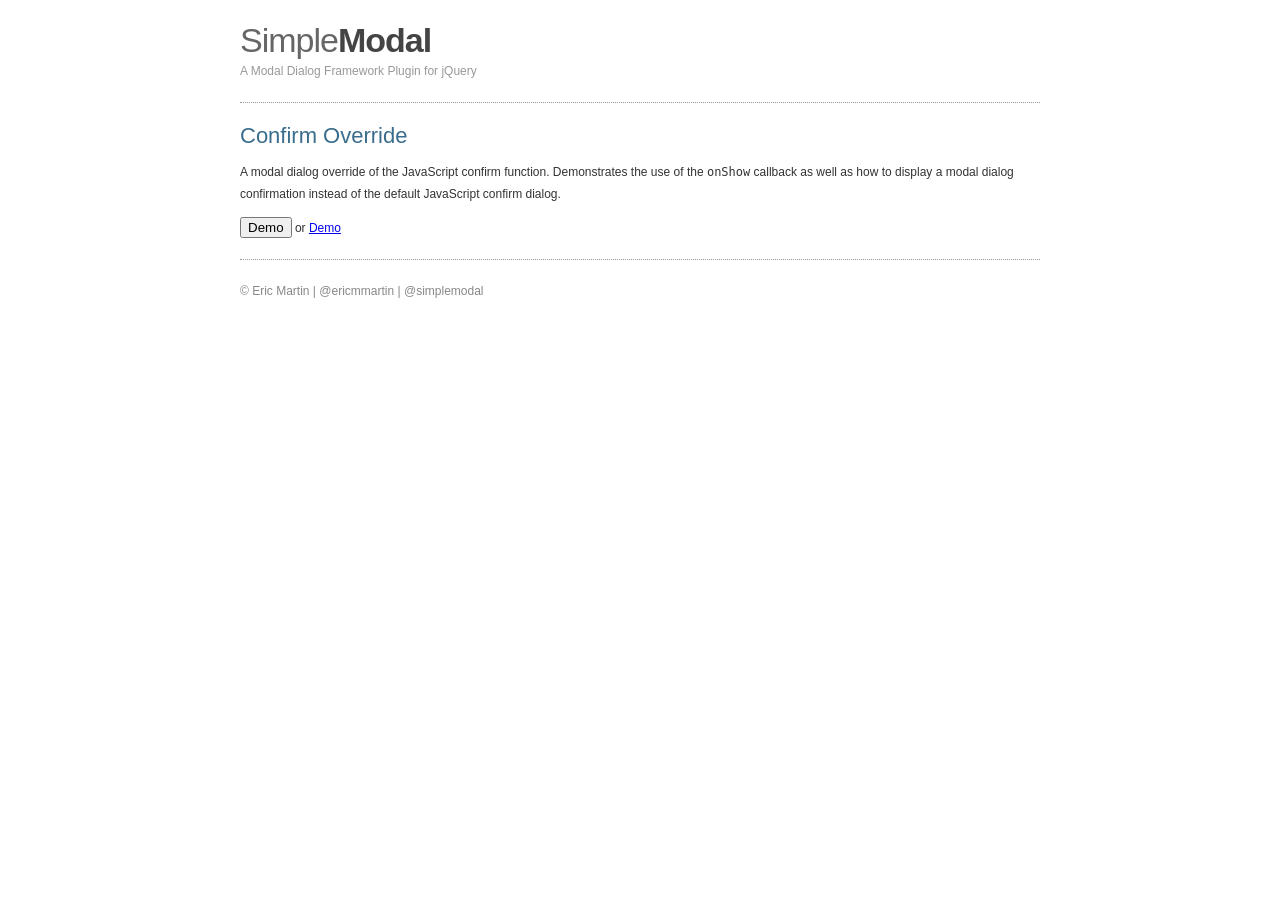
<file: classes/confirm/index.html>
<!DOCTYPE html>
<html>
<head>
<title> SimpleModal Confirm Modal Dialog </title>
<meta name='author' content='Eric Martin' />
<meta name='copyright' content='2010 - Eric Martin' />

<!-- Page styles -->
<link type='text/css' href='css/demo.css' rel='stylesheet' media='screen' />

<!-- Confirm CSS files -->
<link type='text/css' href='css/confirm.css' rel='stylesheet' media='screen' />

<!-- JS files are loaded at the bottom of the page -->
</head>
<body>
<div id='container'>
	<div id='logo'>
		<h1>Simple<span>Modal</span></h1>
		<span class='title'>A Modal Dialog Framework Plugin for jQuery</span>
	</div>
	<div id='content'>
		<div id='confirm-dialog'>
			<h3>Confirm Override</h3>
			<p>A modal dialog override of the JavaScript confirm function. Demonstrates the use of the <code>onShow</code> callback as well as how to display a modal dialog confirmation instead of the default JavaScript confirm dialog.</p>
			<input type='button' name='confirm' class='confirm' value='Demo'/> or <a href='#' class='confirm'>Demo</a>
		</div>
		
		<!-- modal content -->
		<div id='confirm'>
			<div class='header'><span>Confirm</span></div>
			<div class='messageOP1'></div>
			<div class='messageOP2'></div>
			<div class='buttons'>
				<div class='no simplemodal-close'>No</div><div class='yes'>Yes</div>
			</div>
		</div>
		<!-- preload the images -->
		<div style='display:none'>
			<img src='img/confirm/header.gif' alt='' />
			<img src='img/confirm/button.gif' alt='' />
		</div>
	</div>
	<div id='footer'>
		&copy; <?php echo date('o'); ?> <a href='http://www.ericmmartin.com/'>Eric Martin</a> | <a href='http://twitter.com/ericmmartin'>@ericmmartin</a> | <a href='http://twitter.com/simplemodal'>@simplemodal</a>
	</div>
</div>
<!-- Load JavaScript files -->
<script type='text/javascript' src='js/jquery.js'></script>
<script type='text/javascript' src='js/jquery.simplemodal.js'></script>
<script type='text/javascript' src='js/confirm.js'></script>
</body>
</html>
</file>
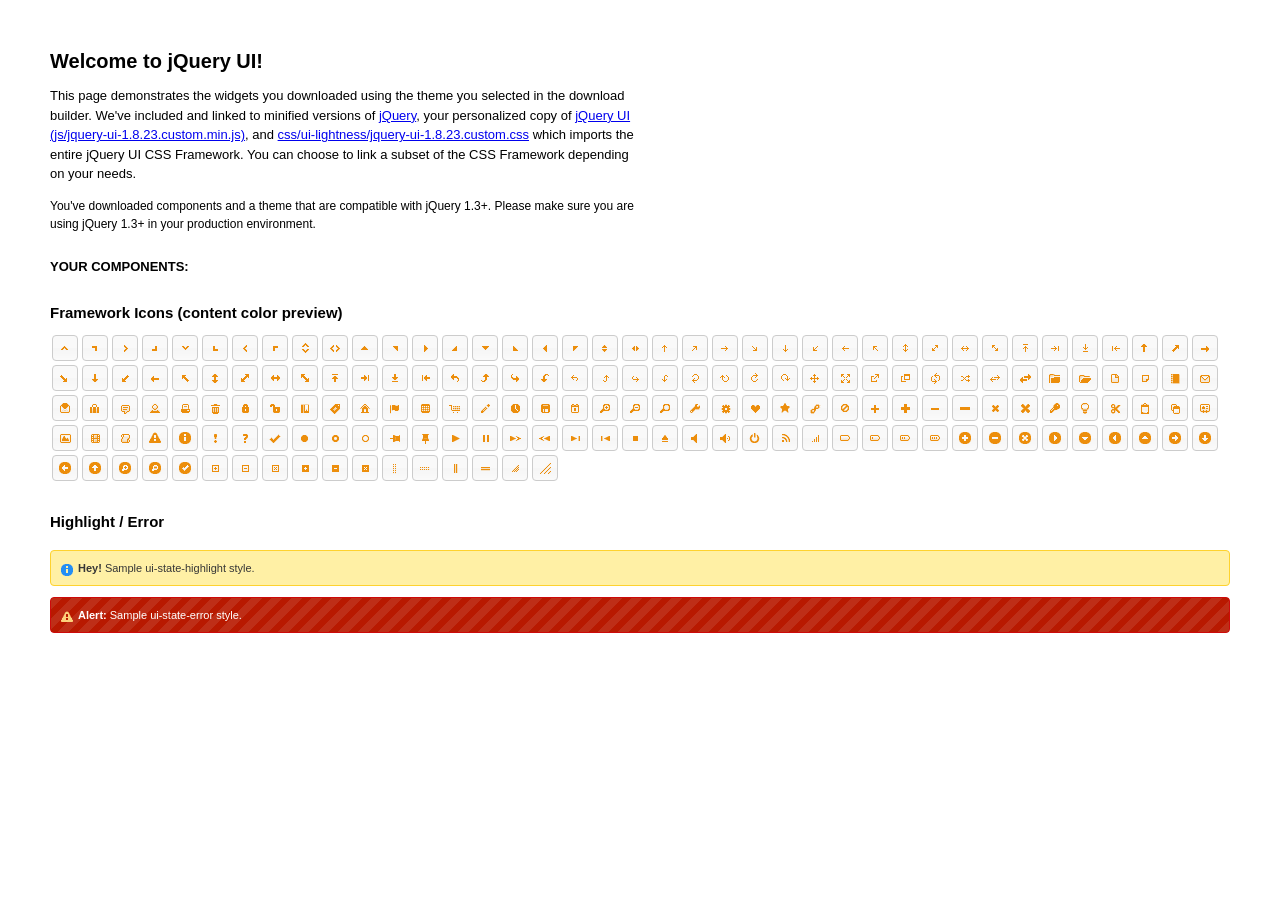
<file: classes/jquery-ui-1.8.23.custom/index.html>
<!DOCTYPE html>
<html>
	<head>
		<meta http-equiv="Content-Type" content="text/html; charset=iso-8859-1" />
		<title>jQuery UI Example Page</title>
		<link type="text/css" href="css/ui-lightness/jquery-ui-1.8.23.custom.css" rel="stylesheet" />
		<script type="text/javascript" src="js/jquery-1.8.0.min.js"></script>
		<script type="text/javascript" src="js/jquery-ui-1.8.23.custom.min.js"></script>
		<script type="text/javascript">
			$(function(){

				//hover states on the static widgets
				$('#dialog_link, ul#icons li').hover(
					function() { $(this).addClass('ui-state-hover'); },
					function() { $(this).removeClass('ui-state-hover'); }
				);

			});
		</script>
		<style type="text/css">
			/*demo page css*/
			body{ font: 62.5% "Trebuchet MS", sans-serif; margin: 50px;}
			.demoHeaders { margin-top: 2em; }
			#dialog_link {padding: .4em 1em .4em 20px;text-decoration: none;position: relative;}
			#dialog_link span.ui-icon {margin: 0 5px 0 0;position: absolute;left: .2em;top: 50%;margin-top: -8px;}
			ul#icons {margin: 0; padding: 0;}
			ul#icons li {margin: 2px; position: relative; padding: 4px 0; cursor: pointer; float: left;  list-style: none;}
			ul#icons span.ui-icon {float: left; margin: 0 4px;}
		</style>
	</head>
	<body>
	<h1>Welcome to jQuery UI!</h1>
	<p style="font-size: 1.3em; line-height: 1.5; margin: 1em 0; width: 50%;">This page demonstrates the widgets you downloaded using the theme you selected in the download builder. We've included and linked to minified versions of <a href="js/jquery-1.8.0.min.js">jQuery</a>, your personalized copy of <a href="js/jquery-ui-1.8.23.custom.min.js">jQuery UI (js/jquery-ui-1.8.23.custom.min.js)</a>, and <a href="css/ui-lightness/jquery-ui-1.8.23.custom.css">css/ui-lightness/jquery-ui-1.8.23.custom.css</a> which imports the entire jQuery UI CSS Framework. You can choose to link a subset of the CSS Framework depending on your needs. </p>
	<p style="font-size: 1.2em; line-height: 1.5; margin: 1em 0; width: 50%;">You've downloaded components and a theme that are compatible with jQuery 1.3+. Please make sure you are using jQuery 1.3+ in your production environment.</p>

	<p style="font-weight: bold; margin: 2em 0 1em; font-size: 1.3em;">YOUR COMPONENTS:</p>


		<h2 class="demoHeaders">Framework Icons (content color preview)</h2>
		<ul id="icons" class="ui-widget ui-helper-clearfix">

		<li class="ui-state-default ui-corner-all" title=".ui-icon-carat-1-n"><span class="ui-icon ui-icon-carat-1-n"></span></li>
		<li class="ui-state-default ui-corner-all" title=".ui-icon-carat-1-ne"><span class="ui-icon ui-icon-carat-1-ne"></span></li>
		<li class="ui-state-default ui-corner-all" title=".ui-icon-carat-1-e"><span class="ui-icon ui-icon-carat-1-e"></span></li>

		<li class="ui-state-default ui-corner-all" title=".ui-icon-carat-1-se"><span class="ui-icon ui-icon-carat-1-se"></span></li>
		<li class="ui-state-default ui-corner-all" title=".ui-icon-carat-1-s"><span class="ui-icon ui-icon-carat-1-s"></span></li>
		<li class="ui-state-default ui-corner-all" title=".ui-icon-carat-1-sw"><span class="ui-icon ui-icon-carat-1-sw"></span></li>
		<li class="ui-state-default ui-corner-all" title=".ui-icon-carat-1-w"><span class="ui-icon ui-icon-carat-1-w"></span></li>
		<li class="ui-state-default ui-corner-all" title=".ui-icon-carat-1-nw"><span class="ui-icon ui-icon-carat-1-nw"></span></li>
		<li class="ui-state-default ui-corner-all" title=".ui-icon-carat-2-n-s"><span class="ui-icon ui-icon-carat-2-n-s"></span></li>
		<li class="ui-state-default ui-corner-all" title=".ui-icon-carat-2-e-w"><span class="ui-icon ui-icon-carat-2-e-w"></span></li>
		<li class="ui-state-default ui-corner-all" title=".ui-icon-triangle-1-n"><span class="ui-icon ui-icon-triangle-1-n"></span></li>
		<li class="ui-state-default ui-corner-all" title=".ui-icon-triangle-1-ne"><span class="ui-icon ui-icon-triangle-1-ne"></span></li>

		<li class="ui-state-default ui-corner-all" title=".ui-icon-triangle-1-e"><span class="ui-icon ui-icon-triangle-1-e"></span></li>
		<li class="ui-state-default ui-corner-all" title=".ui-icon-triangle-1-se"><span class="ui-icon ui-icon-triangle-1-se"></span></li>
		<li class="ui-state-default ui-corner-all" title=".ui-icon-triangle-1-s"><span class="ui-icon ui-icon-triangle-1-s"></span></li>
		<li class="ui-state-default ui-corner-all" title=".ui-icon-triangle-1-sw"><span class="ui-icon ui-icon-triangle-1-sw"></span></li>
		<li class="ui-state-default ui-corner-all" title=".ui-icon-triangle-1-w"><span class="ui-icon ui-icon-triangle-1-w"></span></li>
		<li class="ui-state-default ui-corner-all" title=".ui-icon-triangle-1-nw"><span class="ui-icon ui-icon-triangle-1-nw"></span></li>
		<li class="ui-state-default ui-corner-all" title=".ui-icon-triangle-2-n-s"><span class="ui-icon ui-icon-triangle-2-n-s"></span></li>
		<li class="ui-state-default ui-corner-all" title=".ui-icon-triangle-2-e-w"><span class="ui-icon ui-icon-triangle-2-e-w"></span></li>
		<li class="ui-state-default ui-corner-all" title=".ui-icon-arrow-1-n"><span class="ui-icon ui-icon-arrow-1-n"></span></li>

		<li class="ui-state-default ui-corner-all" title=".ui-icon-arrow-1-ne"><span class="ui-icon ui-icon-arrow-1-ne"></span></li>
		<li class="ui-state-default ui-corner-all" title=".ui-icon-arrow-1-e"><span class="ui-icon ui-icon-arrow-1-e"></span></li>
		<li class="ui-state-default ui-corner-all" title=".ui-icon-arrow-1-se"><span class="ui-icon ui-icon-arrow-1-se"></span></li>
		<li class="ui-state-default ui-corner-all" title=".ui-icon-arrow-1-s"><span class="ui-icon ui-icon-arrow-1-s"></span></li>
		<li class="ui-state-default ui-corner-all" title=".ui-icon-arrow-1-sw"><span class="ui-icon ui-icon-arrow-1-sw"></span></li>
		<li class="ui-state-default ui-corner-all" title=".ui-icon-arrow-1-w"><span class="ui-icon ui-icon-arrow-1-w"></span></li>
		<li class="ui-state-default ui-corner-all" title=".ui-icon-arrow-1-nw"><span class="ui-icon ui-icon-arrow-1-nw"></span></li>
		<li class="ui-state-default ui-corner-all" title=".ui-icon-arrow-2-n-s"><span class="ui-icon ui-icon-arrow-2-n-s"></span></li>
		<li class="ui-state-default ui-corner-all" title=".ui-icon-arrow-2-ne-sw"><span class="ui-icon ui-icon-arrow-2-ne-sw"></span></li>

		<li class="ui-state-default ui-corner-all" title=".ui-icon-arrow-2-e-w"><span class="ui-icon ui-icon-arrow-2-e-w"></span></li>
		<li class="ui-state-default ui-corner-all" title=".ui-icon-arrow-2-se-nw"><span class="ui-icon ui-icon-arrow-2-se-nw"></span></li>
		<li class="ui-state-default ui-corner-all" title=".ui-icon-arrowstop-1-n"><span class="ui-icon ui-icon-arrowstop-1-n"></span></li>
		<li class="ui-state-default ui-corner-all" title=".ui-icon-arrowstop-1-e"><span class="ui-icon ui-icon-arrowstop-1-e"></span></li>
		<li class="ui-state-default ui-corner-all" title=".ui-icon-arrowstop-1-s"><span class="ui-icon ui-icon-arrowstop-1-s"></span></li>
		<li class="ui-state-default ui-corner-all" title=".ui-icon-arrowstop-1-w"><span class="ui-icon ui-icon-arrowstop-1-w"></span></li>
		<li class="ui-state-default ui-corner-all" title=".ui-icon-arrowthick-1-n"><span class="ui-icon ui-icon-arrowthick-1-n"></span></li>
		<li class="ui-state-default ui-corner-all" title=".ui-icon-arrowthick-1-ne"><span class="ui-icon ui-icon-arrowthick-1-ne"></span></li>
		<li class="ui-state-default ui-corner-all" title=".ui-icon-arrowthick-1-e"><span class="ui-icon ui-icon-arrowthick-1-e"></span></li>

		<li class="ui-state-default ui-corner-all" title=".ui-icon-arrowthick-1-se"><span class="ui-icon ui-icon-arrowthick-1-se"></span></li>
		<li class="ui-state-default ui-corner-all" title=".ui-icon-arrowthick-1-s"><span class="ui-icon ui-icon-arrowthick-1-s"></span></li>
		<li class="ui-state-default ui-corner-all" title=".ui-icon-arrowthick-1-sw"><span class="ui-icon ui-icon-arrowthick-1-sw"></span></li>
		<li class="ui-state-default ui-corner-all" title=".ui-icon-arrowthick-1-w"><span class="ui-icon ui-icon-arrowthick-1-w"></span></li>
		<li class="ui-state-default ui-corner-all" title=".ui-icon-arrowthick-1-nw"><span class="ui-icon ui-icon-arrowthick-1-nw"></span></li>
		<li class="ui-state-default ui-corner-all" title=".ui-icon-arrowthick-2-n-s"><span class="ui-icon ui-icon-arrowthick-2-n-s"></span></li>
		<li class="ui-state-default ui-corner-all" title=".ui-icon-arrowthick-2-ne-sw"><span class="ui-icon ui-icon-arrowthick-2-ne-sw"></span></li>
		<li class="ui-state-default ui-corner-all" title=".ui-icon-arrowthick-2-e-w"><span class="ui-icon ui-icon-arrowthick-2-e-w"></span></li>
		<li class="ui-state-default ui-corner-all" title=".ui-icon-arrowthick-2-se-nw"><span class="ui-icon ui-icon-arrowthick-2-se-nw"></span></li>

		<li class="ui-state-default ui-corner-all" title=".ui-icon-arrowthickstop-1-n"><span class="ui-icon ui-icon-arrowthickstop-1-n"></span></li>
		<li class="ui-state-default ui-corner-all" title=".ui-icon-arrowthickstop-1-e"><span class="ui-icon ui-icon-arrowthickstop-1-e"></span></li>
		<li class="ui-state-default ui-corner-all" title=".ui-icon-arrowthickstop-1-s"><span class="ui-icon ui-icon-arrowthickstop-1-s"></span></li>
		<li class="ui-state-default ui-corner-all" title=".ui-icon-arrowthickstop-1-w"><span class="ui-icon ui-icon-arrowthickstop-1-w"></span></li>
		<li class="ui-state-default ui-corner-all" title=".ui-icon-arrowreturnthick-1-w"><span class="ui-icon ui-icon-arrowreturnthick-1-w"></span></li>
		<li class="ui-state-default ui-corner-all" title=".ui-icon-arrowreturnthick-1-n"><span class="ui-icon ui-icon-arrowreturnthick-1-n"></span></li>
		<li class="ui-state-default ui-corner-all" title=".ui-icon-arrowreturnthick-1-e"><span class="ui-icon ui-icon-arrowreturnthick-1-e"></span></li>
		<li class="ui-state-default ui-corner-all" title=".ui-icon-arrowreturnthick-1-s"><span class="ui-icon ui-icon-arrowreturnthick-1-s"></span></li>
		<li class="ui-state-default ui-corner-all" title=".ui-icon-arrowreturn-1-w"><span class="ui-icon ui-icon-arrowreturn-1-w"></span></li>

		<li class="ui-state-default ui-corner-all" title=".ui-icon-arrowreturn-1-n"><span class="ui-icon ui-icon-arrowreturn-1-n"></span></li>
		<li class="ui-state-default ui-corner-all" title=".ui-icon-arrowreturn-1-e"><span class="ui-icon ui-icon-arrowreturn-1-e"></span></li>
		<li class="ui-state-default ui-corner-all" title=".ui-icon-arrowreturn-1-s"><span class="ui-icon ui-icon-arrowreturn-1-s"></span></li>
		<li class="ui-state-default ui-corner-all" title=".ui-icon-arrowrefresh-1-w"><span class="ui-icon ui-icon-arrowrefresh-1-w"></span></li>
		<li class="ui-state-default ui-corner-all" title=".ui-icon-arrowrefresh-1-n"><span class="ui-icon ui-icon-arrowrefresh-1-n"></span></li>
		<li class="ui-state-default ui-corner-all" title=".ui-icon-arrowrefresh-1-e"><span class="ui-icon ui-icon-arrowrefresh-1-e"></span></li>
		<li class="ui-state-default ui-corner-all" title=".ui-icon-arrowrefresh-1-s"><span class="ui-icon ui-icon-arrowrefresh-1-s"></span></li>
		<li class="ui-state-default ui-corner-all" title=".ui-icon-arrow-4"><span class="ui-icon ui-icon-arrow-4"></span></li>
		<li class="ui-state-default ui-corner-all" title=".ui-icon-arrow-4-diag"><span class="ui-icon ui-icon-arrow-4-diag"></span></li>

		<li class="ui-state-default ui-corner-all" title=".ui-icon-extlink"><span class="ui-icon ui-icon-extlink"></span></li>
		<li class="ui-state-default ui-corner-all" title=".ui-icon-newwin"><span class="ui-icon ui-icon-newwin"></span></li>
		<li class="ui-state-default ui-corner-all" title=".ui-icon-refresh"><span class="ui-icon ui-icon-refresh"></span></li>
		<li class="ui-state-default ui-corner-all" title=".ui-icon-shuffle"><span class="ui-icon ui-icon-shuffle"></span></li>
		<li class="ui-state-default ui-corner-all" title=".ui-icon-transfer-e-w"><span class="ui-icon ui-icon-transfer-e-w"></span></li>
		<li class="ui-state-default ui-corner-all" title=".ui-icon-transferthick-e-w"><span class="ui-icon ui-icon-transferthick-e-w"></span></li>
		<li class="ui-state-default ui-corner-all" title=".ui-icon-folder-collapsed"><span class="ui-icon ui-icon-folder-collapsed"></span></li>
		<li class="ui-state-default ui-corner-all" title=".ui-icon-folder-open"><span class="ui-icon ui-icon-folder-open"></span></li>
		<li class="ui-state-default ui-corner-all" title=".ui-icon-document"><span class="ui-icon ui-icon-document"></span></li>

		<li class="ui-state-default ui-corner-all" title=".ui-icon-document-b"><span class="ui-icon ui-icon-document-b"></span></li>
		<li class="ui-state-default ui-corner-all" title=".ui-icon-note"><span class="ui-icon ui-icon-note"></span></li>
		<li class="ui-state-default ui-corner-all" title=".ui-icon-mail-closed"><span class="ui-icon ui-icon-mail-closed"></span></li>
		<li class="ui-state-default ui-corner-all" title=".ui-icon-mail-open"><span class="ui-icon ui-icon-mail-open"></span></li>
		<li class="ui-state-default ui-corner-all" title=".ui-icon-suitcase"><span class="ui-icon ui-icon-suitcase"></span></li>
		<li class="ui-state-default ui-corner-all" title=".ui-icon-comment"><span class="ui-icon ui-icon-comment"></span></li>
		<li class="ui-state-default ui-corner-all" title=".ui-icon-person"><span class="ui-icon ui-icon-person"></span></li>
		<li class="ui-state-default ui-corner-all" title=".ui-icon-print"><span class="ui-icon ui-icon-print"></span></li>
		<li class="ui-state-default ui-corner-all" title=".ui-icon-trash"><span class="ui-icon ui-icon-trash"></span></li>

		<li class="ui-state-default ui-corner-all" title=".ui-icon-locked"><span class="ui-icon ui-icon-locked"></span></li>
		<li class="ui-state-default ui-corner-all" title=".ui-icon-unlocked"><span class="ui-icon ui-icon-unlocked"></span></li>
		<li class="ui-state-default ui-corner-all" title=".ui-icon-bookmark"><span class="ui-icon ui-icon-bookmark"></span></li>
		<li class="ui-state-default ui-corner-all" title=".ui-icon-tag"><span class="ui-icon ui-icon-tag"></span></li>
		<li class="ui-state-default ui-corner-all" title=".ui-icon-home"><span class="ui-icon ui-icon-home"></span></li>
		<li class="ui-state-default ui-corner-all" title=".ui-icon-flag"><span class="ui-icon ui-icon-flag"></span></li>
		<li class="ui-state-default ui-corner-all" title=".ui-icon-calculator"><span class="ui-icon ui-icon-calculator"></span></li>
		<li class="ui-state-default ui-corner-all" title=".ui-icon-cart"><span class="ui-icon ui-icon-cart"></span></li>
		<li class="ui-state-default ui-corner-all" title=".ui-icon-pencil"><span class="ui-icon ui-icon-pencil"></span></li>

		<li class="ui-state-default ui-corner-all" title=".ui-icon-clock"><span class="ui-icon ui-icon-clock"></span></li>
		<li class="ui-state-default ui-corner-all" title=".ui-icon-disk"><span class="ui-icon ui-icon-disk"></span></li>
		<li class="ui-state-default ui-corner-all" title=".ui-icon-calendar"><span class="ui-icon ui-icon-calendar"></span></li>
		<li class="ui-state-default ui-corner-all" title=".ui-icon-zoomin"><span class="ui-icon ui-icon-zoomin"></span></li>
		<li class="ui-state-default ui-corner-all" title=".ui-icon-zoomout"><span class="ui-icon ui-icon-zoomout"></span></li>
		<li class="ui-state-default ui-corner-all" title=".ui-icon-search"><span class="ui-icon ui-icon-search"></span></li>
		<li class="ui-state-default ui-corner-all" title=".ui-icon-wrench"><span class="ui-icon ui-icon-wrench"></span></li>
		<li class="ui-state-default ui-corner-all" title=".ui-icon-gear"><span class="ui-icon ui-icon-gear"></span></li>
		<li class="ui-state-default ui-corner-all" title=".ui-icon-heart"><span class="ui-icon ui-icon-heart"></span></li>

		<li class="ui-state-default ui-corner-all" title=".ui-icon-star"><span class="ui-icon ui-icon-star"></span></li>
		<li class="ui-state-default ui-corner-all" title=".ui-icon-link"><span class="ui-icon ui-icon-link"></span></li>
		<li class="ui-state-default ui-corner-all" title=".ui-icon-cancel"><span class="ui-icon ui-icon-cancel"></span></li>
		<li class="ui-state-default ui-corner-all" title=".ui-icon-plus"><span class="ui-icon ui-icon-plus"></span></li>
		<li class="ui-state-default ui-corner-all" title=".ui-icon-plusthick"><span class="ui-icon ui-icon-plusthick"></span></li>
		<li class="ui-state-default ui-corner-all" title=".ui-icon-minus"><span class="ui-icon ui-icon-minus"></span></li>
		<li class="ui-state-default ui-corner-all" title=".ui-icon-minusthick"><span class="ui-icon ui-icon-minusthick"></span></li>
		<li class="ui-state-default ui-corner-all" title=".ui-icon-close"><span class="ui-icon ui-icon-close"></span></li>
		<li class="ui-state-default ui-corner-all" title=".ui-icon-closethick"><span class="ui-icon ui-icon-closethick"></span></li>

		<li class="ui-state-default ui-corner-all" title=".ui-icon-key"><span class="ui-icon ui-icon-key"></span></li>
		<li class="ui-state-default ui-corner-all" title=".ui-icon-lightbulb"><span class="ui-icon ui-icon-lightbulb"></span></li>
		<li class="ui-state-default ui-corner-all" title=".ui-icon-scissors"><span class="ui-icon ui-icon-scissors"></span></li>
		<li class="ui-state-default ui-corner-all" title=".ui-icon-clipboard"><span class="ui-icon ui-icon-clipboard"></span></li>
		<li class="ui-state-default ui-corner-all" title=".ui-icon-copy"><span class="ui-icon ui-icon-copy"></span></li>
		<li class="ui-state-default ui-corner-all" title=".ui-icon-contact"><span class="ui-icon ui-icon-contact"></span></li>
		<li class="ui-state-default ui-corner-all" title=".ui-icon-image"><span class="ui-icon ui-icon-image"></span></li>
		<li class="ui-state-default ui-corner-all" title=".ui-icon-video"><span class="ui-icon ui-icon-video"></span></li>
		<li class="ui-state-default ui-corner-all" title=".ui-icon-script"><span class="ui-icon ui-icon-script"></span></li>
		<li class="ui-state-default ui-corner-all" title=".ui-icon-alert"><span class="ui-icon ui-icon-alert"></span></li>

		<li class="ui-state-default ui-corner-all" title=".ui-icon-info"><span class="ui-icon ui-icon-info"></span></li>
		<li class="ui-state-default ui-corner-all" title=".ui-icon-notice"><span class="ui-icon ui-icon-notice"></span></li>
		<li class="ui-state-default ui-corner-all" title=".ui-icon-help"><span class="ui-icon ui-icon-help"></span></li>
		<li class="ui-state-default ui-corner-all" title=".ui-icon-check"><span class="ui-icon ui-icon-check"></span></li>
		<li class="ui-state-default ui-corner-all" title=".ui-icon-bullet"><span class="ui-icon ui-icon-bullet"></span></li>
		<li class="ui-state-default ui-corner-all" title=".ui-icon-radio-off"><span class="ui-icon ui-icon-radio-off"></span></li>
		<li class="ui-state-default ui-corner-all" title=".ui-icon-radio-on"><span class="ui-icon ui-icon-radio-on"></span></li>
		<li class="ui-state-default ui-corner-all" title=".ui-icon-pin-w"><span class="ui-icon ui-icon-pin-w"></span></li>
		<li class="ui-state-default ui-corner-all" title=".ui-icon-pin-s"><span class="ui-icon ui-icon-pin-s"></span></li>
		<li class="ui-state-default ui-corner-all" title=".ui-icon-play"><span class="ui-icon ui-icon-play"></span></li>
		<li class="ui-state-default ui-corner-all" title=".ui-icon-pause"><span class="ui-icon ui-icon-pause"></span></li>

		<li class="ui-state-default ui-corner-all" title=".ui-icon-seek-next"><span class="ui-icon ui-icon-seek-next"></span></li>
		<li class="ui-state-default ui-corner-all" title=".ui-icon-seek-prev"><span class="ui-icon ui-icon-seek-prev"></span></li>
		<li class="ui-state-default ui-corner-all" title=".ui-icon-seek-end"><span class="ui-icon ui-icon-seek-end"></span></li>
		<li class="ui-state-default ui-corner-all" title=".ui-icon-seek-first"><span class="ui-icon ui-icon-seek-first"></span></li>
		<li class="ui-state-default ui-corner-all" title=".ui-icon-stop"><span class="ui-icon ui-icon-stop"></span></li>
		<li class="ui-state-default ui-corner-all" title=".ui-icon-eject"><span class="ui-icon ui-icon-eject"></span></li>
		<li class="ui-state-default ui-corner-all" title=".ui-icon-volume-off"><span class="ui-icon ui-icon-volume-off"></span></li>
		<li class="ui-state-default ui-corner-all" title=".ui-icon-volume-on"><span class="ui-icon ui-icon-volume-on"></span></li>
		<li class="ui-state-default ui-corner-all" title=".ui-icon-power"><span class="ui-icon ui-icon-power"></span></li>

		<li class="ui-state-default ui-corner-all" title=".ui-icon-signal-diag"><span class="ui-icon ui-icon-signal-diag"></span></li>
		<li class="ui-state-default ui-corner-all" title=".ui-icon-signal"><span class="ui-icon ui-icon-signal"></span></li>
		<li class="ui-state-default ui-corner-all" title=".ui-icon-battery-0"><span class="ui-icon ui-icon-battery-0"></span></li>
		<li class="ui-state-default ui-corner-all" title=".ui-icon-battery-1"><span class="ui-icon ui-icon-battery-1"></span></li>
		<li class="ui-state-default ui-corner-all" title=".ui-icon-battery-2"><span class="ui-icon ui-icon-battery-2"></span></li>
		<li class="ui-state-default ui-corner-all" title=".ui-icon-battery-3"><span class="ui-icon ui-icon-battery-3"></span></li>
		<li class="ui-state-default ui-corner-all" title=".ui-icon-circle-plus"><span class="ui-icon ui-icon-circle-plus"></span></li>
		<li class="ui-state-default ui-corner-all" title=".ui-icon-circle-minus"><span class="ui-icon ui-icon-circle-minus"></span></li>
		<li class="ui-state-default ui-corner-all" title=".ui-icon-circle-close"><span class="ui-icon ui-icon-circle-close"></span></li>

		<li class="ui-state-default ui-corner-all" title=".ui-icon-circle-triangle-e"><span class="ui-icon ui-icon-circle-triangle-e"></span></li>
		<li class="ui-state-default ui-corner-all" title=".ui-icon-circle-triangle-s"><span class="ui-icon ui-icon-circle-triangle-s"></span></li>
		<li class="ui-state-default ui-corner-all" title=".ui-icon-circle-triangle-w"><span class="ui-icon ui-icon-circle-triangle-w"></span></li>
		<li class="ui-state-default ui-corner-all" title=".ui-icon-circle-triangle-n"><span class="ui-icon ui-icon-circle-triangle-n"></span></li>
		<li class="ui-state-default ui-corner-all" title=".ui-icon-circle-arrow-e"><span class="ui-icon ui-icon-circle-arrow-e"></span></li>
		<li class="ui-state-default ui-corner-all" title=".ui-icon-circle-arrow-s"><span class="ui-icon ui-icon-circle-arrow-s"></span></li>
		<li class="ui-state-default ui-corner-all" title=".ui-icon-circle-arrow-w"><span class="ui-icon ui-icon-circle-arrow-w"></span></li>
		<li class="ui-state-default ui-corner-all" title=".ui-icon-circle-arrow-n"><span class="ui-icon ui-icon-circle-arrow-n"></span></li>
		<li class="ui-state-default ui-corner-all" title=".ui-icon-circle-zoomin"><span class="ui-icon ui-icon-circle-zoomin"></span></li>

		<li class="ui-state-default ui-corner-all" title=".ui-icon-circle-zoomout"><span class="ui-icon ui-icon-circle-zoomout"></span></li>
		<li class="ui-state-default ui-corner-all" title=".ui-icon-circle-check"><span class="ui-icon ui-icon-circle-check"></span></li>
		<li class="ui-state-default ui-corner-all" title=".ui-icon-circlesmall-plus"><span class="ui-icon ui-icon-circlesmall-plus"></span></li>
		<li class="ui-state-default ui-corner-all" title=".ui-icon-circlesmall-minus"><span class="ui-icon ui-icon-circlesmall-minus"></span></li>
		<li class="ui-state-default ui-corner-all" title=".ui-icon-circlesmall-close"><span class="ui-icon ui-icon-circlesmall-close"></span></li>
		<li class="ui-state-default ui-corner-all" title=".ui-icon-squaresmall-plus"><span class="ui-icon ui-icon-squaresmall-plus"></span></li>
		<li class="ui-state-default ui-corner-all" title=".ui-icon-squaresmall-minus"><span class="ui-icon ui-icon-squaresmall-minus"></span></li>
		<li class="ui-state-default ui-corner-all" title=".ui-icon-squaresmall-close"><span class="ui-icon ui-icon-squaresmall-close"></span></li>
		<li class="ui-state-default ui-corner-all" title=".ui-icon-grip-dotted-vertical"><span class="ui-icon ui-icon-grip-dotted-vertical"></span></li>

		<li class="ui-state-default ui-corner-all" title=".ui-icon-grip-dotted-horizontal"><span class="ui-icon ui-icon-grip-dotted-horizontal"></span></li>
		<li class="ui-state-default ui-corner-all" title=".ui-icon-grip-solid-vertical"><span class="ui-icon ui-icon-grip-solid-vertical"></span></li>
		<li class="ui-state-default ui-corner-all" title=".ui-icon-grip-solid-horizontal"><span class="ui-icon ui-icon-grip-solid-horizontal"></span></li>
		<li class="ui-state-default ui-corner-all" title=".ui-icon-gripsmall-diagonal-se"><span class="ui-icon ui-icon-gripsmall-diagonal-se"></span></li>
		<li class="ui-state-default ui-corner-all" title=".ui-icon-grip-diagonal-se"><span class="ui-icon ui-icon-grip-diagonal-se"></span></li>
		</ul>


		<!-- Highlight / Error -->
		<h2 class="demoHeaders">Highlight / Error</h2>
		<div class="ui-widget">
			<div class="ui-state-highlight ui-corner-all" style="margin-top: 20px; padding: 0 .7em;">
				<p><span class="ui-icon ui-icon-info" style="float: left; margin-right: .3em;"></span>
				<strong>Hey!</strong> Sample ui-state-highlight style.</p>
			</div>
		</div>
		<br/>
		<div class="ui-widget">
			<div class="ui-state-error ui-corner-all" style="padding: 0 .7em;">
				<p><span class="ui-icon ui-icon-alert" style="float: left; margin-right: .3em;"></span>
				<strong>Alert:</strong> Sample ui-state-error style.</p>
			</div>
		</div>

	</body>
</html>
</file>
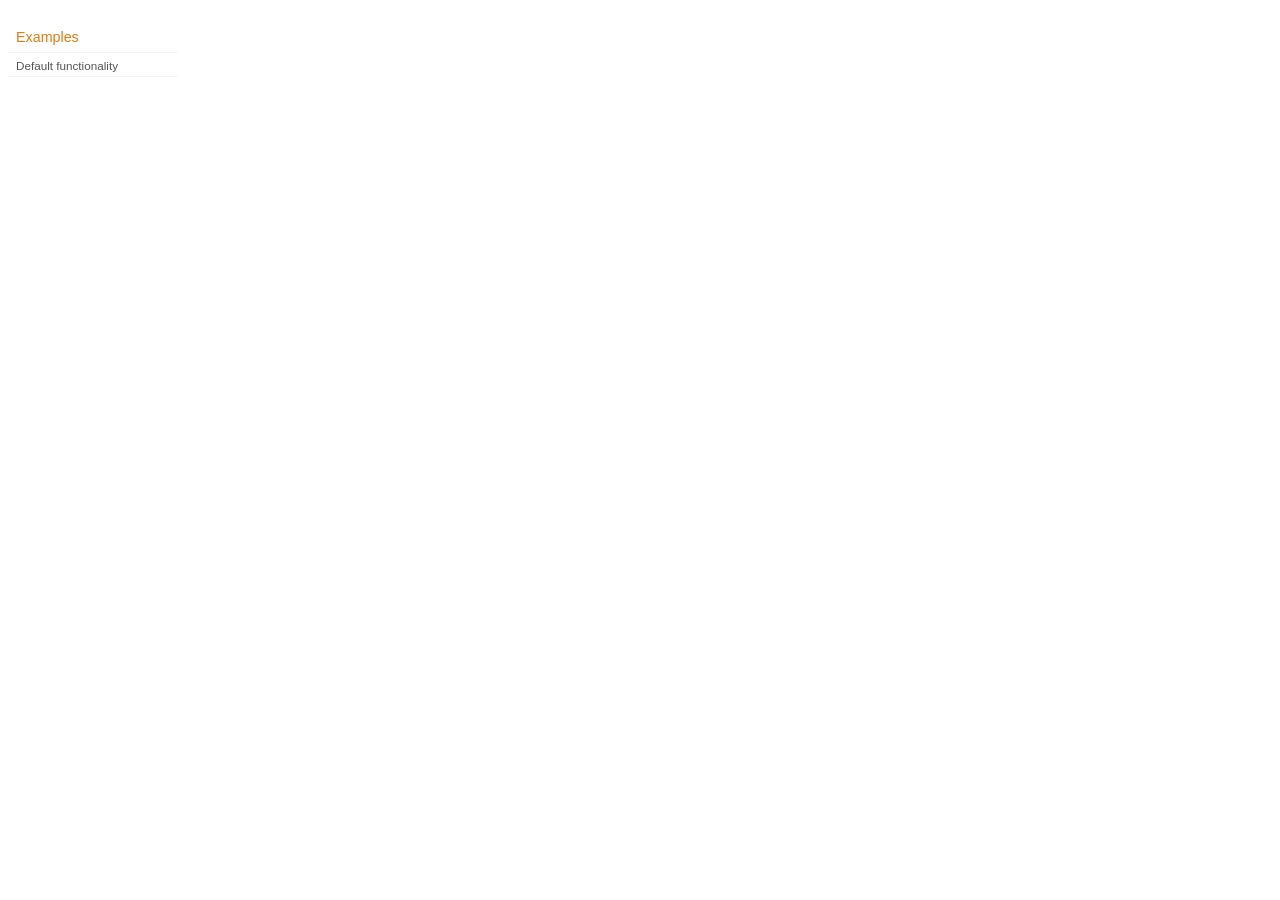
<file: classes/jquery-ui-1.8.23.custom/development-bundle/demos/addClass/index.html>
<!DOCTYPE html>
<html lang="en">
<head>
	<meta charset="utf-8">
	<title>jQuery UI Effects Demos</title>
	<link rel="stylesheet" href="../demos.css">
</head>
<body>

<div class="demos-nav">
	<h4>Examples</h4>
	<ul>
		<li class="demo-config-on"><a href="default.html">Default functionality</a></li>
	</ul>
</div>

</body>
</html>
</file>
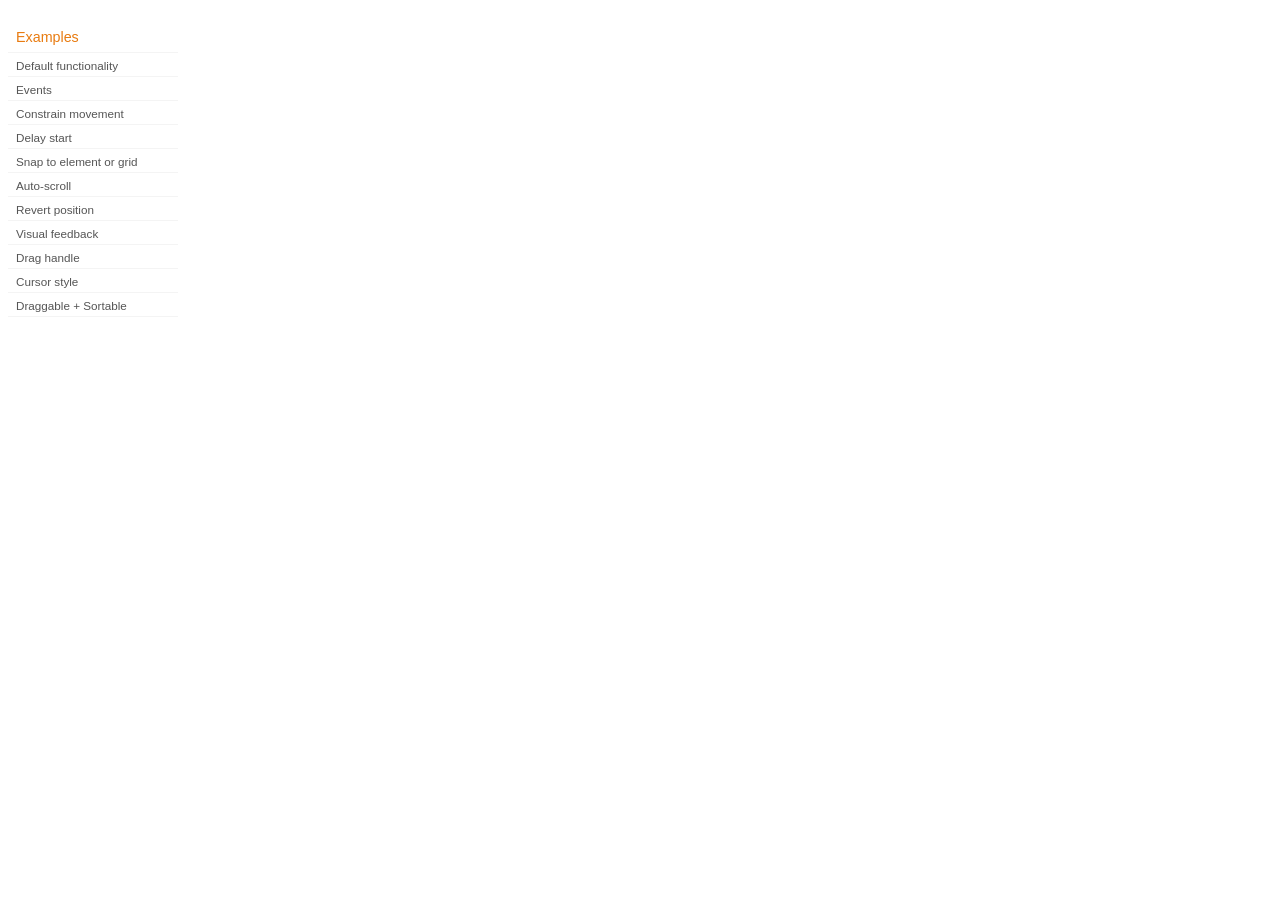
<file: classes/jquery-ui-1.8.23.custom/development-bundle/demos/draggable/index.html>
<!DOCTYPE html>
<html lang="en">
<head>
	<meta charset="utf-8">
	<title>jQuery UI Draggable Demos</title>
	<link rel="stylesheet" href="../demos.css">
</head>
<body>

<div class="demos-nav">
	<h4>Examples</h4>
	<ul>
		<li class="demo-config-on"><a href="default.html">Default functionality</a></li>
		<li><a href="events.html">Events</a></li>
		<li><a href="constrain-movement.html">Constrain movement</a></li>
		<li><a href="delay-start.html">Delay start</a></li>
		<li><a href="snap-to.html">Snap to element or&#160;grid</a></li>
		<li><a href="scroll.html">Auto-scroll</a></li>
		<li><a href="revert.html">Revert position</a></li>
		<li><a href="visual-feedback.html">Visual feedback</a></li>
		<li><a href="handle.html">Drag handle</a></li>
		<li><a href="cursor-style.html">Cursor style</a></li>
		<li><a href="sortable.html">Draggable + Sortable</a></li>
	</ul>
</div>

</body>
</html>
</file>
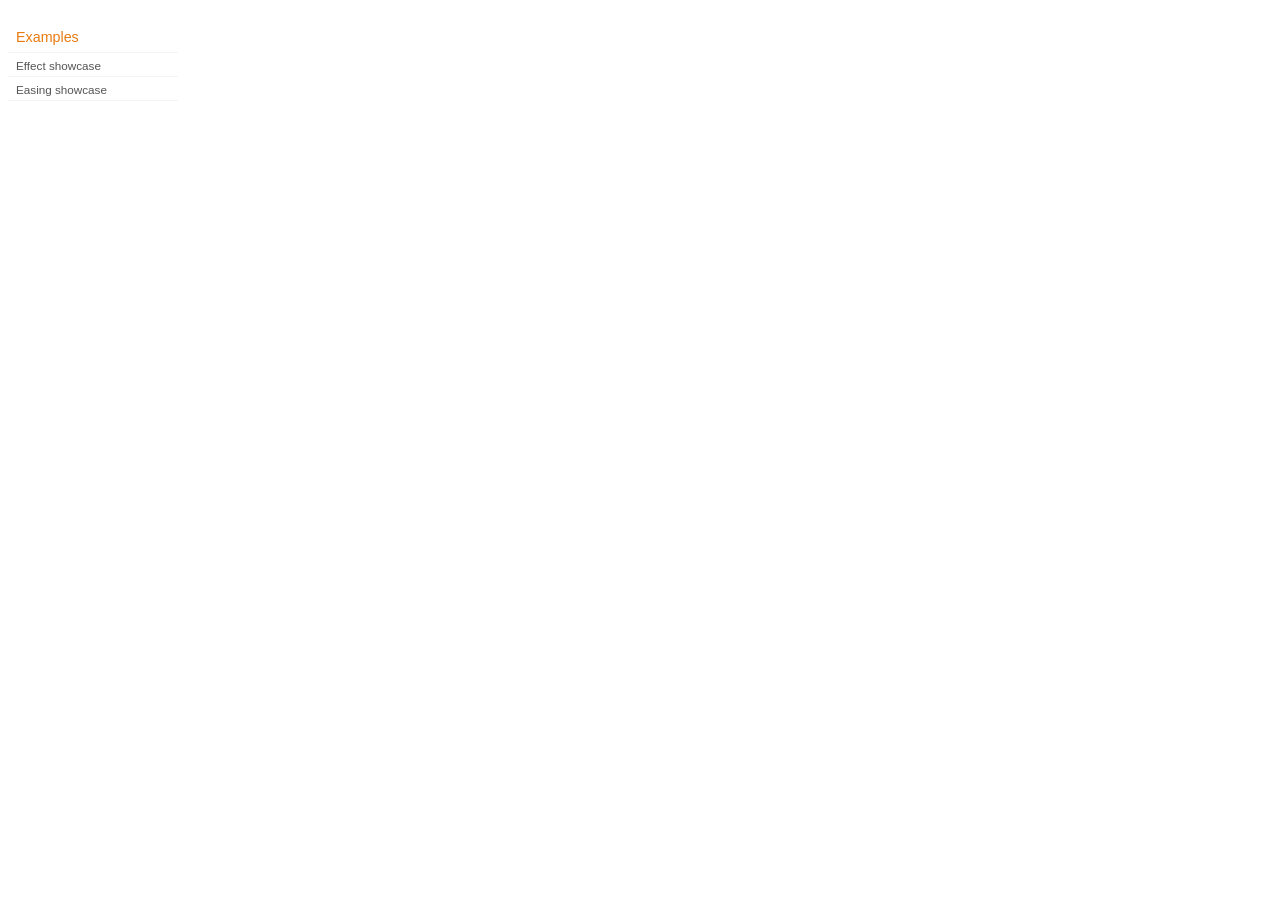
<file: classes/jquery-ui-1.8.23.custom/development-bundle/demos/effect/index.html>
<!DOCTYPE html>
<html lang="en">
<head>
	<meta charset="utf-8">
	<title>jQuery UI Effects Demos</title>
	<link rel="stylesheet" href="../demos.css">
</head>
<body>

<div class="demos-nav">
	<h4>Examples</h4>
	<ul>
		<li class="demo-config-on"><a href="default.html">Effect showcase</a></li>
		<li><a href="easing.html">Easing showcase</a></li>
	</ul>
</div>

</body>
</html>
</file>
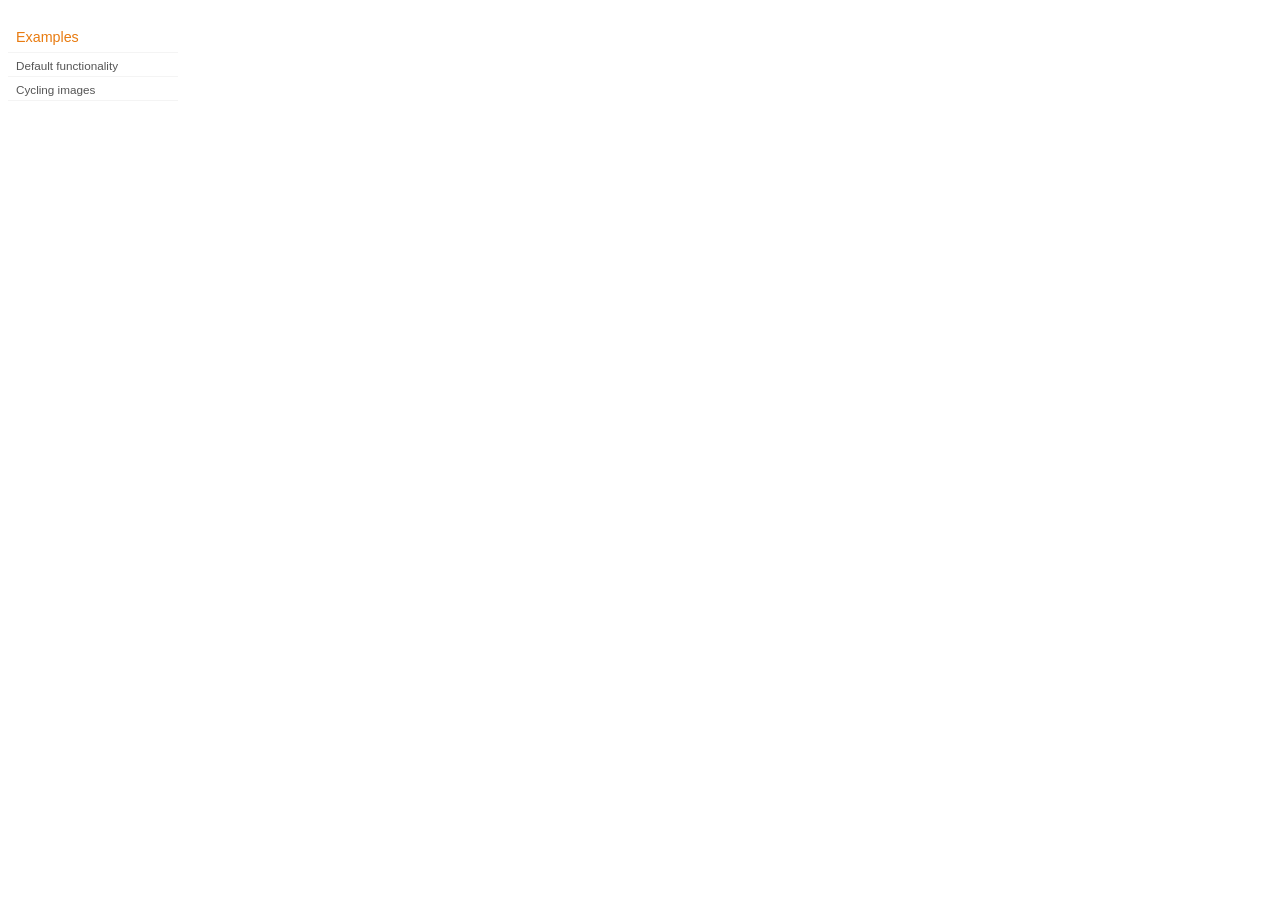
<file: classes/jquery-ui-1.8.23.custom/development-bundle/demos/position/index.html>
<!DOCTYPE html>
<html lang="en">
<head>
	<meta charset="utf-8">
	<title>jQuery UI Position Demo</title>
	<link rel="stylesheet" href="../demos.css">
</head>
<body>

<div class="demos-nav">
	<h4>Examples</h4>
	<ul>
		<li class="demo-config-on"><a href="default.html">Default functionality</a></li>
		<li><a href="cycler.html">Cycling images</a></li>
	</ul>
</div>

</body>
</html>
</file>
<file: classes/confirm/css/demo.css>
body {background:#fff; color:#333; font: 12px/22px verdana, arial, sans-serif; height:100%; margin:0 auto; width:100%;}
h1 {color:#3a6d8c; font-size:34px; line-height:40px; margin:0;}
h3 {color:#3a6d8c; font-size:22px; line-height:26px; font-weight:normal; margin:0 0 8px 0;}
img {border:0;}
#logo {margin-bottom:20px; width:300px;}
#logo h1 {color:#666; letter-spacing:-1px; font-weight:normal;}
#logo h1 span {color:#444; font-weight:bold;}
#logo .title {color:#999; font-size:12px;}
#container {margin:0 auto; padding-top:20px; width:800px;}
#content {border-bottom:1px dotted #999; border-top:1px dotted #999; padding:20px 0;}
#footer {clear:left; color:#888; margin:20px 0;}
#footer a:link, #footer a:visited {color:#888; text-decoration:none;}
#footer a:hover {color:#333; text-decoration:underline;}
</file>
<file: classes/confirm/css/confirm.css>
/*
 * SimpleModal Confirm Modal Dialog
 * http://www.ericmmartin.com/projects/simplemodal/
 * http://code.google.com/p/simplemodal/
 *
 * Copyright (c) 2010 Eric Martin - http://ericmmartin.com
 *
 * Licensed under the MIT license:
 *   http://www.opensource.org/licenses/mit-license.php
 *
 * Revision: $Id: confirm.css 254 2010-07-23 05:14:44Z emartin24 $
 */

#confirm {display:none;}

/* Overlay */
#confirm-overlay {background-color:#eee; cursor:wait;}

/* Container */
#confirm-container {height:140px; width:420px; font: 16px/22px 'Trebuchet MS', Verdana, Arial; text-align:left; background:#fff; border:2px solid #336699;}
#confirm-container .header {height:30px; line-height:30px; width:100%; background:url(../img/confirm/header.gif) repeat-x; color:#fff; font-weight:bold;}
#confirm-container .header span {padding-left:8px;}
#confirm-container .message {color:#333; font-size:14px; margin:0; padding:12px 4px 12px 8px;}
#confirm-container .buttons {line-height:26px; width:160px; float:right; padding:10px 8px 0;} 
#confirm-container .buttons div {float:right; margin-left:4px; width:70px; height:26px; color:#666; font-weight:bold; text-align:center; background:url(../img/confirm/button.gif) repeat-x; border:1px solid #bbb; cursor:pointer;} 
#confirm-container a.modal-close,
#confirm-container a.modal-close:link,
#confirm-container a.modal-close:active,
#confirm-container a.modal-close:visited {text-decoration:none; font-weight:bold; position:absolute; right:10px; top:2px; color:#fff;}
#confirm-container a.modal-close:hover {color:#ccc;}
</file>
<file: classes/jquery-ui-1.8.23.custom/development-bundle/demos/demos.css>
body {
	font-size: 62.5%;
}

table {
	font-size: 1em;
}

/* Site
   -------------------------------- */

body {
	font-family: "Trebuchet MS", "Helvetica", "Arial",  "Verdana", "sans-serif";
}

/* Layout
   -------------------------------- */

.layout-grid {
	width: 960px;
}

.layout-grid td {
	vertical-align: top;
}

.layout-grid td.left-nav {
	width: 140px;
}

.layout-grid td.normal {
	border-left: 1px solid #eee;
	padding: 20px 24px;
	font-family: "Trebuchet MS", "Helvetica", "Arial",  "Verdana", "sans-serif";
}

.layout-grid td.demos {
	background: url('/images/demos_bg.jpg') no-repeat;
	height: 337px;
	overflow: hidden;
}

/* Normal
   -------------------------------- */

.normal h3,
.normal h4 {
	margin: 0;
	font-weight: normal;
}

.normal h3 {
	padding: 0 0 9px;
	font-size: 1.8em;
}

.normal h4 {
	padding-bottom: 21px;
	border-bottom: 1px dashed #999;
	font-size: 1.2em;
	font-weight: bold;
}

.normal p {
	font-size: 1.2em;
}

/* Demos */

.demos-nav, .demos-nav dt, .demos-nav dd, .demos-nav ul, .demos-nav li {
	margin: 0;
	padding: 0
}

.demos-nav {
	float: left;
	width: 170px;
	font-size: 1.3em;
}

.demos-nav dt,
.demos-nav h4 {
	margin: 0;
	padding: 0;
	font: normal 1.1em "Trebuchet MS", "Helvetica", "Arial",  "Verdana", "sans-serif";
	color: #e87b10;
}

.demos-nav dt,
.demos-nav h4 {
	margin-top: 1.5em;
	margin-bottom: 0;
	padding-left: 8px;
	padding-bottom:5px;
	line-height: 1.2em;
	border-bottom: 1px solid #F4F4F4;
}

.demos-nav dd a,
.demos-nav li a {
	border-bottom: 1px solid #F4F4F4;
	display:block;
	padding: 4px 3px 4px 8px;
	font-size: 90%;
	text-decoration: none;
	color: #555 ;
	margin:2px 0;
	height:13px;
}

.demos-nav dd a:hover,
.demos-nav dd a:focus,
.demos-nav dd a:hover,
.demos-nav dd a:focus {
	background: #f3f3f3;
	color:#000;
	-moz-border-radius: 5px; -webkit-border-radius: 5px;
}
 .demos-nav dd a.selected {
	background: #555;
	color:#ffffff;
	-moz-border-radius: 5px; -webkit-border-radius: 5px;
}


/* new styles for demo pages, added by Filament 12.29.08
eventually we should convert the font sizes to ems -- using px for now to minimize style conflicts
*/

.normal h3.demo-header { font-size:32px; padding:0 0 5px; border-bottom:1px solid #eee; text-transform: capitalize; }
.normal h4.demo-subheader { font-size:10px; text-transform: uppercase; color:#999; padding:8px 0 3px; border:0; margin:0; }
.normal a:link,
.normal a:visited { color:#1b75bb; text-decoration:none; }
.normal a:hover,
.normal a:active { color:#0b559b; }

#demo-config { padding:20px 0 0; }

#demo-frame { float:left; width:540px; height:380px; border:1px solid #ddd; overflow: auto; position: relative; }
#demo-frame h3, #demo-frame h4 { padding: 0; font-weight: bold; font-size: 1em; }

#demo-config-menu { float:right; width:180px;  }
#demo-config-menu h4 { font-size:13px; color:#666; font-weight:normal; border:0; padding-left:18px; }

#demo-config-menu ul { list-style: none; padding: 0; margin: 0; }

#demo-config-menu li { font-size:12px; padding:0 0 0 10px; margin:3px 0; zoom: 1; }

#demo-config-menu li a:link,
#demo-config-menu li a:visited { display:block; padding:1px 8px 4px; border-bottom:1px dotted #b3b3b3; }
* html #demo-config-menu li a:link,
* html #demo-config-menu li a:visited { padding:1px 8px 2px; }
#demo-config-menu li a:hover,
#demo-config-menu li a:active { background-color:#f6f6f6; }

#demo-config-menu li.demo-config-on { background: url(images/demo-config-on-tile.gif) repeat-x left center; }

#demo-config-menu li.demo-config-on a:link,
#demo-config-menu li.demo-config-on a:visited,
#demo-config-menu li.demo-config-on a:hover,
#demo-config-menu li.demo-config-on a:active { background: url(images/demo-config-on.gif) no-repeat left; padding-left:18px; color:#fff; border:0; margin-left:-10px; margin-top: 0px; margin-bottom: 0px; }

#demo-source, #demo-notes {
	clear: both;
	padding: 20px 0 0;
	font-size: 1.3em;
}

#demo-notes { width:520px; color:#333; font-size: 1em; }
#demo-notes p code, .demo-description p code { padding: 0; font-weight: bold; }
#demo-source pre, #demo-source code { padding: 0; }
code, pre { padding:8px 0 8px 20px ; font-size: 1.2em; line-height:130%;  }

#demo-source a:link,
#demo-source a:visited,
#demo-source a:hover,
#demo-source a:active { font-size:12px; padding-left:13px; background-position: left center; background-repeat: no-repeat; }

#demo-source a.source-open:link,
#demo-source a.source-open:visited,
#demo-source a.source-open:hover,
#demo-source a.source-open:active { background-image: url(images/demo-spindown-open.gif); }

#demo-source a.source-closed:link,
#demo-source a.source-closed:visited,
#demo-source a.source-closed:hover,
#demo-source a.source-closed:active { background-image: url(images/demo-spindown-closed.gif); }

div.demo {
	padding:12px;
	font-family: "Trebuchet MS", "Arial", "Helvetica", "Verdana", "sans-serif";
}

div.demo h3.docs { clear:left; font-size:12px; font-weight:normal; padding:0 0 1em; margin:0; }

div.demo-description {
	clear:both;
	padding:12px;
	font-family: "Trebuchet MS", "Arial", "Helvetica", "Verdana", "sans-serif";
	font-size: 1.3em;
	line-height: 1.4em;
}

.ui-draggable, .ui-droppable {
	background-position: top left;
}

.left-nav .demos-nav {
	padding-right: 10px;
}

#demo-link { font-size:11px;  padding-top: 6px; clear: both; overflow: hidden; }
#demo-link a span.ui-icon { float:left; margin-right:3px; }

/* Component containers
----------------------------------*/
#widget-docs .ui-widget { font-family: Trebuchet MS,Verdana,Arial,sans-serif; font-size: 1em; }
#widget-docs .ui-widget input, #widget-docs .ui-widget select, #widget-docs .ui-widget textarea, #widget-docs .ui-widget button { font-family: Trebuchet MS,Verdana,Arial,sans-serif; font-size: 1em; }
#widget-docs .ui-widget-header { border: 1px solid #ffffff; background: #464646 url(images/464646_40x100_textures_01_flat_100.png) 50% 50% repeat-x; color: #ffffff; font-weight: bold; }
#widget-docs .ui-widget-header a { color: #ffffff; }
#widget-docs .ui-widget-content { border: 1px solid #ffffff; background: #ffffff url(images/ffffff_40x100_textures_01_flat_75.png) 50% 50% repeat-x; color: #222222; }
#widget-docs .ui-widget-content a { color: #222222; }

/* Interaction states
----------------------------------*/
#widget-docs .ui-state-default, #widget-docs .ui-widget-content #widget-docs .ui-state-default { border: 1px solid #666666; background: #555555 url(images/555555_40x100_textures_03_highlight_soft_75.png) 50% 50% repeat-x; font-weight: normal; color: #ffffff; outline: none; }
#widget-docs .ui-state-default a { color: #ffffff; text-decoration: none; outline: none; }
#widget-docs .ui-state-hover, #widget-docs .ui-widget-content #widget-docs .ui-state-hover, #widget-docs .ui-state-focus, #widget-docs .ui-widget-content #widget-docs .ui-state-focus { border: 1px solid #666666; background: #444444 url(images/444444_40x100_textures_03_highlight_soft_60.png) 50% 50% repeat-x; font-weight: normal; color: #ffffff; outline: none; }
#widget-docs .ui-state-hover a { color: #ffffff; text-decoration: none; outline: none; }
#widget-docs .ui-state-active, #widget-docs .ui-widget-content #widget-docs .ui-state-active { border: 1px solid #666666; background: #ffffff url(images/ffffff_40x100_textures_01_flat_65.png) 50% 50% repeat-x; font-weight: normal; color: #F6921E; outline: none; }
#widget-docs .ui-state-active a { color: #F6921E; outline: none; text-decoration: none; }

/* Interaction Cues
----------------------------------*/
#widget-docs .ui-state-highlight, #widget-docs .ui-widget-content #widget-docs .ui-state-highlight {border: 1px solid #fcefa1; background: #fbf9ee url(images/fbf9ee_40x100_textures_02_glass_55.png) 50% 50% repeat-x; color: #363636; }
#widget-docs .ui-state-error, #widget-docs .ui-widget-content #widget-docs .ui-state-error {border: 1px solid #cd0a0a; background: #fef1ec url(images/fef1ec_40x100_textures_05_inset_soft_95.png) 50% bottom repeat-x; color: #cd0a0a; }
#widget-docs .ui-state-error-text, #widget-docs .ui-widget-content #widget-docs .ui-state-error-text { color: #cd0a0a; }
#widget-docs .ui-state-disabled, #widget-docs .ui-widget-content #widget-docs .ui-state-disabled { opacity: .35; filter:Alpha(Opacity=35); background-image: none; }
#widget-docs .ui-priority-primary, #widget-docs .ui-widget-content #widget-docs .ui-priority-primary { font-weight: bold; }
#widget-docs .ui-priority-secondary, #widget-docs .ui-widget-content #widget-docs .ui-priority-secondary { opacity: .7; filter:Alpha(Opacity=70); font-weight: normal; }

/* Icons
----------------------------------*/

/* states and images */
#demo-frame-wrapper .ui-icon, #widget-docs .ui-icon { width: 16px; height: 16px; background-image: url(images/222222_256x240_icons_icons.png); }
#widget-docs .ui-widget-content .ui-icon {background-image: url(images/222222_256x240_icons_icons.png); }
#widget-docs .ui-widget-header .ui-icon {background-image: url(images/222222_256x240_icons_icons.png); }
#widget-docs .ui-state-default .ui-icon { background-image: url(images/888888_256x240_icons_icons.png); }
#widget-docs .ui-state-hover .ui-icon, #widget-docs .ui-state-focus .ui-icon {background-image: url(images/454545_256x240_icons_icons.png); }
#widget-docs .ui-state-active .ui-icon {background-image: url(images/454545_256x240_icons_icons.png); }
#widget-docs .ui-state-highlight .ui-icon {background-image: url(images/2e83ff_256x240_icons_icons.png); }
#widget-docs .ui-state-error .ui-icon, #widget-docs .ui-state-error-text .ui-icon {background-image: url(images/cd0a0a_256x240_icons_icons.png); }


/* Misc visuals
----------------------------------*/

/* Corner radius */
#widget-docs .ui-corner-tl { -moz-border-radius-topleft: 4px; -webkit-border-top-left-radius: 4px; }
#widget-docs .ui-corner-tr { -moz-border-radius-topright: 4px; -webkit-border-top-right-radius: 4px; }
#widget-docs .ui-corner-bl { -moz-border-radius-bottomleft: 4px; -webkit-border-bottom-left-radius: 4px; }
#widget-docs .ui-corner-br { -moz-border-radius-bottomright: 4px; -webkit-border-bottom-right-radius: 4px; }
#widget-docs .ui-corner-top { -moz-border-radius-topleft: 4px; -webkit-border-top-left-radius: 4px; -moz-border-radius-topright: 4px; -webkit-border-top-right-radius: 4px; }
#widget-docs .ui-corner-bottom { -moz-border-radius-bottomleft: 4px; -webkit-border-bottom-left-radius: 4px; -moz-border-radius-bottomright: 4px; -webkit-border-bottom-right-radius: 4px; }
#widget-docs .ui-corner-right {  -moz-border-radius-topright: 4px; -webkit-border-top-right-radius: 4px; -moz-border-radius-bottomright: 4px; -webkit-border-bottom-right-radius: 4px; }
#widget-docs .ui-corner-left { -moz-border-radius-topleft: 4px; -webkit-border-top-left-radius: 4px; -moz-border-radius-bottomleft: 4px; -webkit-border-bottom-left-radius: 4px; }
#widget-docs .ui-corner-all { -moz-border-radius: 4px; -webkit-border-radius: 4px; }

/* Overlays */
#widget-docs .ui-widget-overlay { background: #aaaaaa url(images/aaaaaa_40x100_textures_01_flat_0.png) 50% 50% repeat-x; opacity: .30;filter:Alpha(Opacity=30); }
#widget-docs .ui-widget-shadow { margin: -8px 0 0 -8px; padding: 8px; background: #aaaaaa url(images/aaaaaa_40x100_textures_01_flat_0.png) 50% 50% repeat-x; opacity: .30;filter:Alpha(Opacity=30); -moz-border-radius: 8px; -webkit-border-radius: 8px; }

/*
----------------------------------*/

#widget-docs { margin:20px 0 0; border: none; }

#widget-docs h2, #widget-docs h3, #widget-docs h4, #widget-docs p, #widget-docs ul, #widget-docs code { margin:0; padding:0; }
#widget-docs code { display:block; color:#444; font-size:.9em; margin:0 0 1em; }
#widget-docs code strong { color:#000; }
#widget-docs p { margin:0 3em 1.2em 0; }
#widget-docs p.intro { font-size:13px; color:#666; line-height:1.3; }
#widget-docs ul { list-style-type: none; }

#widget-docs h2 { font-size:16px; margin:1.2em 0 .5em; }
#widget-docs h3 { font-size:14px; color:#e6820E; margin:1.5em 0 .5em; }
.normal #widget-docs h4 { font-size:12px; color:#000; border:0; margin:0 0 .5em; }

#docs-overview-main { width:400px; }
#docs-overview-sidebar { float:right; width:200px; }
#docs-overview-sidebar a span { color:#666; }
#widget-docs #docs-overview-main p { margin-right:0; }
#widget-docs #docs-overview-sidebar h4 { padding-left:0; }

.docs-list-header { float:left; width:100%; margin:10px 0 0; border-bottom:1px solid #eee; }
#widget-docs .docs-list-header h2 { float:left; margin:0; }
#widget-docs .docs-list-header p { float:right; margin:5px 0; font-size:11px; }

.docs-list { float:left; width:100%; padding:0 0 10px; }
.docs-list .param-header { float:left; clear:left; width:100%; padding:8px 0; border-top:1px solid #eee; }
#widget-docs .param-header h3, #widget-docs .param-header p { margin:0; float:left; }
#widget-docs .param-header h3 { width:50%; }
#widget-docs .param-header h3 span { background: url(images/demo-spindown-closed.gif) no-repeat left; padding-left:13px; }
#widget-docs .param-open .param-header h3 span { background: url(images/demo-spindown-open.gif) no-repeat left; }
#widget-docs .param-header p { width:24%; }
#widget-docs .param-header p.param-type span { background: url(images/icon-docs-info.gif) no-repeat left; cursor:pointer; border-bottom:1px dashed #ccc; padding-left:15px; }

.param-details { padding-left:13px; }
.param-args { margin:0 0 1.5em; border-top:1px dotted #ccc;}
.param-args td { padding:3px 30px 3px 5px; border-bottom:1px dotted #ccc;  }


/* overrides for ui-tab styles */
#widget-docs ul.ui-tabs-nav { padding:0 0 0 8px; }
#widget-docs .ui-tabs-nav li { margin:5px 5px 0 0; }

#widget-docs .ui-tabs-nav li a:link,
#widget-docs .ui-tabs-nav li a:visited,
#widget-docs .ui-tabs-nav li a:hover,
#widget-docs .ui-tabs-nav li a:active { font-size:14px; padding:4px 1.2em 3px; color:#fff; }

#widget-docs .ui-tabs-nav li.ui-tabs-selected a:link,
#widget-docs .ui-tabs-nav li.ui-tabs-selected a:visited,
#widget-docs .ui-tabs-nav li.ui-tabs-selected a:hover,
#widget-docs .ui-tabs-nav li.ui-tabs-selected a:active { color:#e6820E; }

#widget-docs .ui-tabs-panel { padding:20px 9px; font-size:12px; line-height:1.4; color:#000; }

#widget-docs .ui-widget-content a:link,
#widget-docs .ui-widget-content a:visited { color:#1b75bb; text-decoration:none; }
#widget-docs .ui-widget-content a:hover,
#widget-docs .ui-widget-content a:active { color:#0b559b; }
</file>
